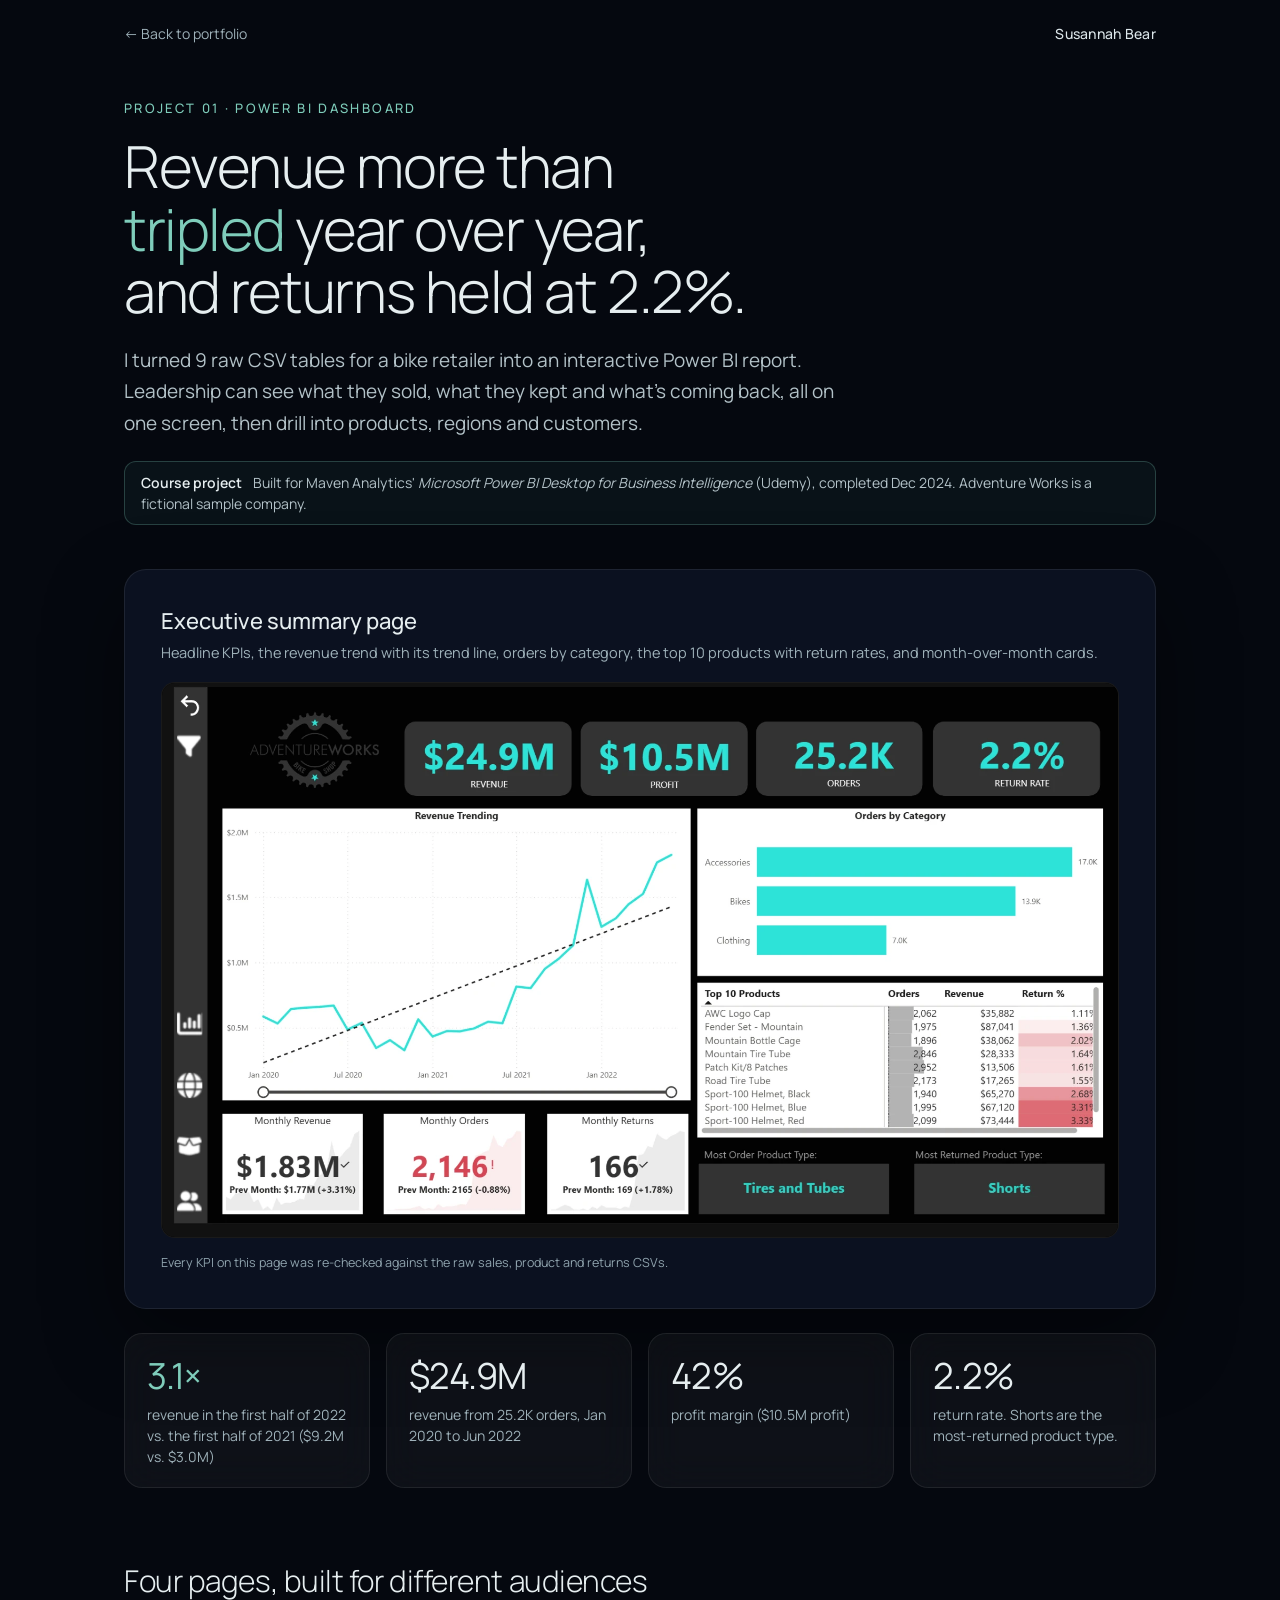
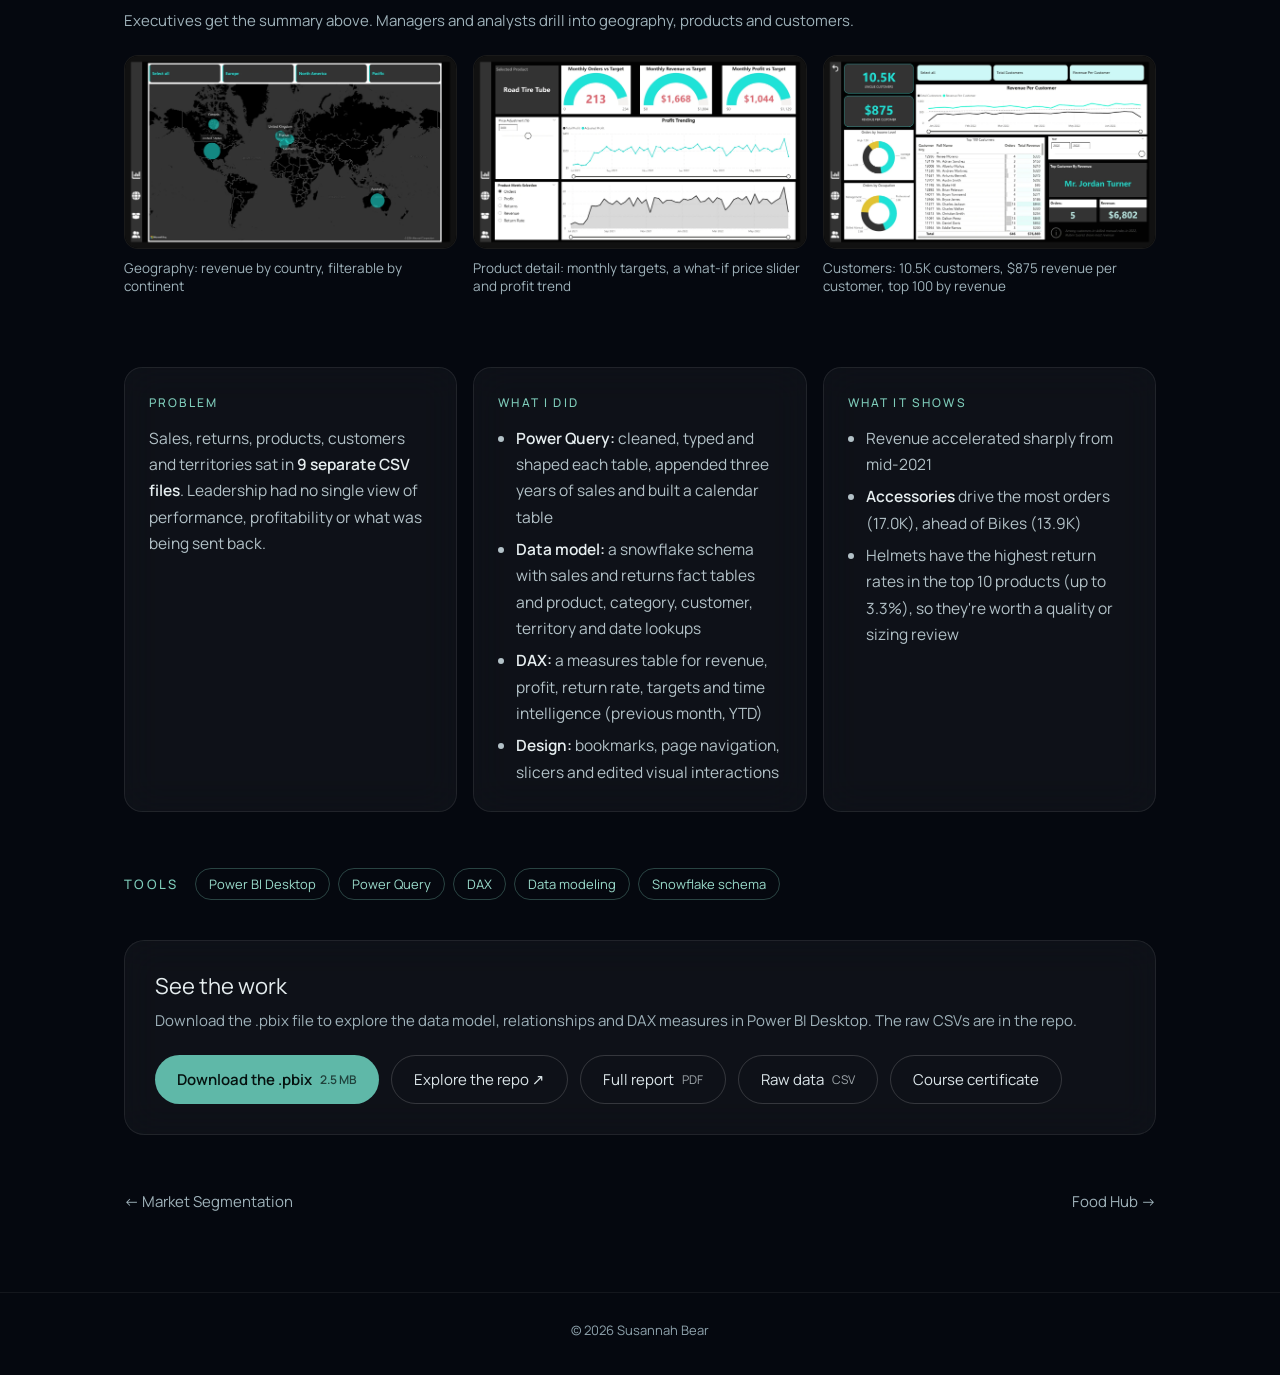
<file: projects/adventure-works.html>
<!DOCTYPE html>
<html lang="en">
<head>
<meta charset="utf-8">
<meta name="viewport" content="width=device-width, initial-scale=1">
<title>Adventure Works Dashboard · Susannah Bear</title>
<meta name="description" content="A four-page Power BI report built from 9 raw CSV tables: revenue more than tripled year over year while returns held at 2.2%.">
<meta name="theme-color" content="#05080F">
<link rel="preconnect" href="https://fonts.googleapis.com">
<link rel="preconnect" href="https://fonts.gstatic.com" crossorigin>
<link href="https://fonts.googleapis.com/css2?family=Manrope:wght@300;400;500;600&display=swap" rel="stylesheet">
<link rel="stylesheet" href="project.css?v=1">
</head>
<body>
<header class="topbar">
  <a href="../index.html#projects">← Back to portfolio</a>
  <a class="name" href="../index.html">Susannah Bear</a>
</header>

<main class="wrap">
  <p class="label eyebrow">Project 01 · Power BI dashboard</p>
  <h1>Revenue more than <em>tripled</em> year over year, and returns held at 2.2%.</h1>
  <p class="lede">I turned 9 raw CSV tables for a bike retailer into an interactive Power BI report. Leadership can see what they sold, what they kept and what's coming back, all on one screen, then drill into products, regions and customers.</p>
  <p class="course-note"><strong>Course project</strong> Built for Maven Analytics' <em>Microsoft Power BI Desktop for Business Intelligence</em> (Udemy), completed Dec 2024. Adventure Works is a fictional sample company.</p>

  <figure class="hero-fig">
    <h2 class="fig-title">Executive summary page</h2>
    <p class="fig-sub">Headline KPIs, the revenue trend with its trend line, orders by category, the top 10 products with return rates, and month-over-month cards.</p>
    <div class="shot" style="margin-top:18px">
      <img src="img/aw-executive.webp" width="1816" height="1051" alt="Adventure Works executive dashboard showing $24.9M revenue, $10.5M profit, 25.2K orders and a 2.2% return rate. A revenue line climbs from about $0.5M a month in 2020 to $1.8M in mid-2022. Bars show Accessories 17.0K orders, Bikes 13.9K and Clothing 7.0K, next to a top 10 products table.">
    </div>
    <p class="source">Every KPI on this page was re-checked against the raw sales, product and returns CSVs.</p>
  </figure>

  <section class="stats" aria-label="Key numbers">
    <div class="stat glass"><div class="stat-value accent">3.1×</div><div class="stat-label">revenue in the first half of 2022 vs. the first half of 2021 ($9.2M vs. $3.0M)</div></div>
    <div class="stat glass"><div class="stat-value">$24.9M</div><div class="stat-label">revenue from 25.2K orders, Jan 2020 to Jun 2022</div></div>
    <div class="stat glass"><div class="stat-value">42%</div><div class="stat-label">profit margin ($10.5M profit)</div></div>
    <div class="stat glass"><div class="stat-value">2.2%</div><div class="stat-label">return rate. Shorts are the most-returned product type.</div></div>
  </section>

  <h2 class="section-h">Four pages, built for different audiences</h2>
  <p class="section-sub">Executives get the summary above. Managers and analysts drill into geography, products and customers.</p>
  <div class="gallery">
    <figure>
      <div class="shot"><img src="img/aw-map.webp" width="1400" height="810" loading="lazy" alt="Map page: bubbles sized by revenue over the United States, Canada, the United Kingdom, France, Germany and Australia, with continent filter buttons."></div>
      <figcaption>Geography: revenue by country, filterable by continent</figcaption>
    </figure>
    <figure>
      <div class="shot"><img src="img/aw-product.webp" width="1400" height="810" loading="lazy" alt="Product detail page: gauges comparing monthly orders, revenue and profit to target, a price-adjustment slider, and profit trend charts."></div>
      <figcaption>Product detail: monthly targets, a what-if price slider and profit trend</figcaption>
    </figure>
    <figure>
      <div class="shot"><img src="img/aw-customer.webp" width="1400" height="810" loading="lazy" alt="Customer detail page: 10.5K unique customers, $875 revenue per customer, donut charts by income and occupation, and a top 100 customers table."></div>
      <figcaption>Customers: 10.5K customers, $875 revenue per customer, top 100 by revenue</figcaption>
    </figure>
  </div>

  <section class="story">
    <div class="story-card glass">
      <h2>Problem</h2>
      <p>Sales, returns, products, customers and territories sat in <strong>9 separate CSV files</strong>. Leadership had no single view of performance, profitability or what was being sent back.</p>
    </div>
    <div class="story-card glass">
      <h2>What I did</h2>
      <ul>
        <li><strong>Power Query:</strong> cleaned, typed and shaped each table, appended three years of sales and built a calendar table</li>
        <li><strong>Data model:</strong> a snowflake schema with sales and returns fact tables and product, category, customer, territory and date lookups</li>
        <li><strong>DAX:</strong> a measures table for revenue, profit, return rate, targets and time intelligence (previous month, YTD)</li>
        <li><strong>Design:</strong> bookmarks, page navigation, slicers and edited visual interactions</li>
      </ul>
    </div>
    <div class="story-card glass">
      <h2>What it shows</h2>
      <ul>
        <li>Revenue accelerated sharply from mid-2021</li>
        <li><strong>Accessories</strong> drive the most orders (17.0K), ahead of Bikes (13.9K)</li>
        <li>Helmets have the highest return rates in the top 10 products (up to 3.3%), so they're worth a quality or sizing review</li>
      </ul>
    </div>
  </section>

  <div class="tools">
    <span class="label">Tools</span>
    <span class="chip">Power BI Desktop</span><span class="chip">Power Query</span><span class="chip">DAX</span><span class="chip">Data modeling</span><span class="chip">Snowflake schema</span>
  </div>

  <section class="links glass">
    <h2>See the work</h2>
    <p>Download the .pbix file to explore the data model, relationships and DAX measures in Power BI Desktop. The raw CSVs are in the repo.</p>
    <div class="btns">
      <a class="btn btn-primary" href="https://github.com/Garlid/PowerBI-Portfolio/raw/main/Adventure%20Works%20Project/Adventure_Works_Report_Final.pbix">Download the .pbix <small>2.5 MB</small></a>
      <a class="btn btn-ghost" href="https://github.com/Garlid/PowerBI-Portfolio/tree/main/Adventure%20Works%20Project" target="_blank" rel="noopener">Explore the repo ↗</a>
      <a class="btn btn-ghost" href="https://github.com/Garlid/PowerBI-Portfolio/blob/main/Adventure%20Works%20Project/Adventure_Works_Report_Final.pdf" target="_blank" rel="noopener">Full report <small>PDF</small></a>
      <a class="btn btn-ghost" href="https://github.com/Garlid/PowerBI-Portfolio/tree/main/Adventure%20Works%20Project/Raw%20Data" target="_blank" rel="noopener">Raw data <small>CSV</small></a>
      <a class="btn btn-ghost" href="https://github.com/Garlid/PowerBI-Portfolio/blob/main/Adventure%20Works%20Project/Certificate_of_Completion.pdf" target="_blank" rel="noopener">Course certificate</a>
    </div>
  </section>

  <nav class="next" aria-label="More projects">
    <a href="market-segmentation.html">← Market Segmentation</a>
    <a href="food-hub.html">Food Hub →</a>
  </nav>
</main>
<footer>© 2026 Susannah Bear</footer>
</body>
</html>
</file>
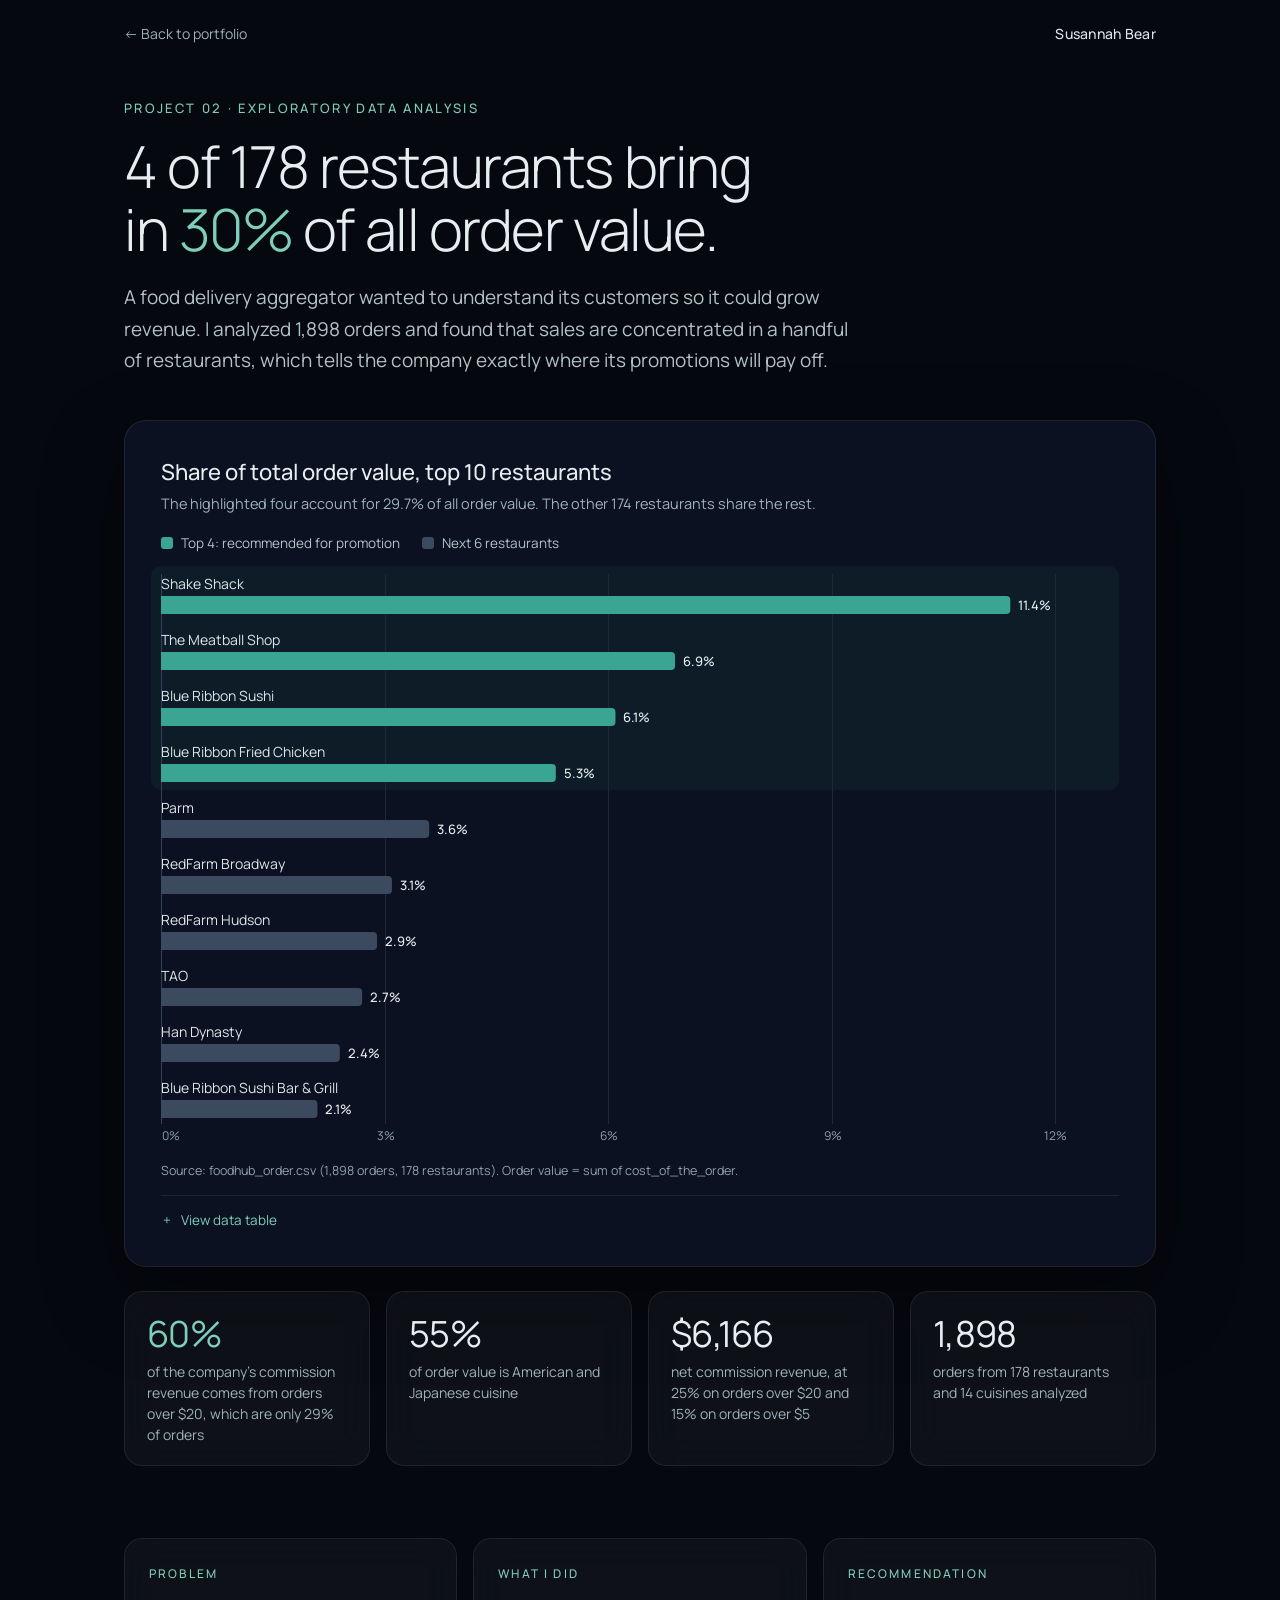
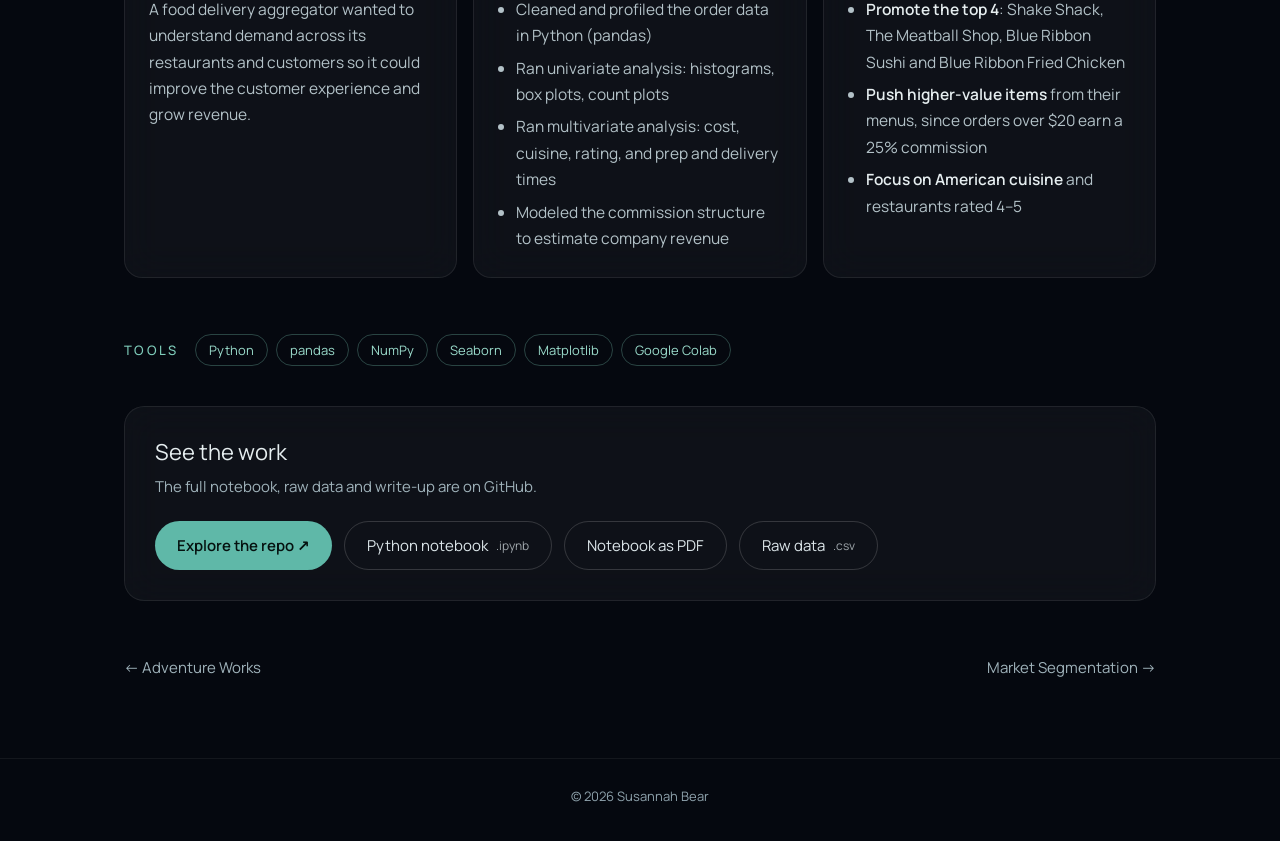
<file: projects/food-hub.html>
<!DOCTYPE html>
<html lang="en">
<head>
<meta charset="utf-8">
<meta name="viewport" content="width=device-width, initial-scale=1">
<title>Food Hub Data Analysis · Susannah Bear</title>
<meta name="description" content="Exploratory analysis of 1,898 food-delivery orders: 4 of 178 restaurants bring in 30% of all order value.">
<meta name="theme-color" content="#05080F">
<link rel="preconnect" href="https://fonts.googleapis.com">
<link rel="preconnect" href="https://fonts.gstatic.com" crossorigin>
<link href="https://fonts.googleapis.com/css2?family=Manrope:wght@300;400;500;600&display=swap" rel="stylesheet">
<link rel="stylesheet" href="project.css?v=1">
<script src="chart.js?v=1" defer></script>
</head>
<body>
<header class="topbar">
  <a href="../index.html#projects">← Back to portfolio</a>
  <a class="name" href="../index.html">Susannah Bear</a>
</header>

<main class="wrap">
  <p class="label eyebrow">Project 02 · Exploratory data analysis</p>
  <h1>4 of 178 restaurants bring in <em>30%</em> of all order value.</h1>
  <p class="lede">A food delivery aggregator wanted to understand its customers so it could grow revenue. I analyzed 1,898 orders and found that sales are concentrated in a handful of restaurants, which tells the company exactly where its promotions will pay off.</p>

  <figure class="hero-fig">
    <h2 class="fig-title">Share of total order value, top 10 restaurants</h2>
    <p class="fig-sub">The highlighted four account for 29.7% of all order value. The other 174 restaurants share the rest.</p>
    <ul class="key" aria-hidden="true">
      <li><i style="background:var(--series-1)"></i>Top 4: recommended for promotion</li>
      <li><i style="background:var(--series-context)"></i>Next 6 restaurants</li>
    </ul>
    <div class="chart" id="chart"></div>
    <p class="source">Source: foodhub_order.csv (1,898 orders, 178 restaurants). Order value = sum of cost_of_the_order.</p>
    <details class="data">
      <summary>View data table</summary>
      <div class="table-scroll">
        <table>
          <thead><tr><th>Restaurant</th><th class="num">Orders</th><th class="num">Order value</th><th class="num">Share</th></tr></thead>
          <tbody>
            <tr><td>Shake Shack</td><td class="num">219</td><td class="num">$3,579.53</td><td class="num">11.4%</td></tr>
            <tr><td>The Meatball Shop</td><td class="num">132</td><td class="num">$2,145.21</td><td class="num">6.9%</td></tr>
            <tr><td>Blue Ribbon Sushi</td><td class="num">119</td><td class="num">$1,903.95</td><td class="num">6.1%</td></tr>
            <tr><td>Blue Ribbon Fried Chicken</td><td class="num">96</td><td class="num">$1,662.29</td><td class="num">5.3%</td></tr>
            <tr><td>Parm</td><td class="num">68</td><td class="num">$1,112.76</td><td class="num">3.6%</td></tr>
            <tr><td>RedFarm Broadway</td><td class="num">59</td><td class="num">$965.13</td><td class="num">3.1%</td></tr>
            <tr><td>RedFarm Hudson</td><td class="num">55</td><td class="num">$921.21</td><td class="num">2.9%</td></tr>
            <tr><td>TAO</td><td class="num">49</td><td class="num">$834.50</td><td class="num">2.7%</td></tr>
            <tr><td>Han Dynasty</td><td class="num">46</td><td class="num">$755.29</td><td class="num">2.4%</td></tr>
            <tr><td>Blue Ribbon Sushi Bar &amp; Grill</td><td class="num">44</td><td class="num">$666.62</td><td class="num">2.1%</td></tr>
            <tr><td>All 178 restaurants</td><td class="num">1,898</td><td class="num">$31,314.82</td><td class="num">100%</td></tr>
          </tbody>
        </table>
      </div>
    </details>
  </figure>

  <section class="stats" aria-label="Key numbers">
    <div class="stat glass"><div class="stat-value accent">60%</div><div class="stat-label">of the company's commission revenue comes from orders over $20, which are only 29% of orders</div></div>
    <div class="stat glass"><div class="stat-value">55%</div><div class="stat-label">of order value is American and Japanese cuisine</div></div>
    <div class="stat glass"><div class="stat-value">$6,166</div><div class="stat-label">net commission revenue, at 25% on orders over $20 and 15% on orders over $5</div></div>
    <div class="stat glass"><div class="stat-value">1,898</div><div class="stat-label">orders from 178 restaurants and 14 cuisines analyzed</div></div>
  </section>

  <section class="story">
    <div class="story-card glass">
      <h2>Problem</h2>
      <p>A food delivery aggregator wanted to understand demand across its restaurants and customers so it could improve the customer experience and grow revenue.</p>
    </div>
    <div class="story-card glass">
      <h2>What I did</h2>
      <ul>
        <li>Cleaned and profiled the order data in Python (pandas)</li>
        <li>Ran univariate analysis: histograms, box plots, count plots</li>
        <li>Ran multivariate analysis: cost, cuisine, rating, and prep and delivery times</li>
        <li>Modeled the commission structure to estimate company revenue</li>
      </ul>
    </div>
    <div class="story-card glass">
      <h2>Recommendation</h2>
      <ul>
        <li><strong>Promote the top 4</strong>: Shake Shack, The Meatball Shop, Blue Ribbon Sushi and Blue Ribbon Fried Chicken</li>
        <li><strong>Push higher-value items</strong> from their menus, since orders over $20 earn a 25% commission</li>
        <li><strong>Focus on American cuisine</strong> and restaurants rated 4–5</li>
      </ul>
    </div>
  </section>

  <div class="tools">
    <span class="label">Tools</span>
    <span class="chip">Python</span><span class="chip">pandas</span><span class="chip">NumPy</span><span class="chip">Seaborn</span><span class="chip">Matplotlib</span><span class="chip">Google Colab</span>
  </div>

  <section class="links glass">
    <h2>See the work</h2>
    <p>The full notebook, raw data and write-up are on GitHub.</p>
    <div class="btns">
      <a class="btn btn-primary" href="https://github.com/Garlid/Exploratory-Data-Analysis/tree/main/Food_Hub_Project" target="_blank" rel="noopener">Explore the repo ↗</a>
      <a class="btn btn-ghost" href="https://github.com/Garlid/Exploratory-Data-Analysis/blob/main/Food_Hub_Project/FDS_Project_LearnerNotebook_FullCode.ipynb" target="_blank" rel="noopener">Python notebook <small>.ipynb</small></a>
      <a class="btn btn-ghost" href="https://github.com/Garlid/Exploratory-Data-Analysis/blob/main/Food_Hub_Project/FDS_Project_LearnerNotebook_FullCode.ipynb%20-%20Colab.pdf" target="_blank" rel="noopener">Notebook as PDF</a>
      <a class="btn btn-ghost" href="https://github.com/Garlid/Exploratory-Data-Analysis/blob/main/Food_Hub_Project/foodhub_order.csv" target="_blank" rel="noopener">Raw data <small>.csv</small></a>
    </div>
  </section>

  <nav class="next" aria-label="More projects">
    <a href="adventure-works.html">← Adventure Works</a>
    <a href="market-segmentation.html">Market Segmentation →</a>
  </nav>
</main>
<footer>© 2026 Susannah Bear</footer>

<script>
addEventListener('DOMContentLoaded', () => {
  const rows = [
    ['Shake Shack', 11.4, 219, '$3,579.53'],
    ['The Meatball Shop', 6.9, 132, '$2,145.21'],
    ['Blue Ribbon Sushi', 6.1, 119, '$1,903.95'],
    ['Blue Ribbon Fried Chicken', 5.3, 96, '$1,662.29'],
    ['Parm', 3.6, 68, '$1,112.76'],
    ['RedFarm Broadway', 3.1, 59, '$965.13'],
    ['RedFarm Hudson', 2.9, 55, '$921.21'],
    ['TAO', 2.7, 49, '$834.50'],
    ['Han Dynasty', 2.4, 46, '$755.29'],
    ['Blue Ribbon Sushi Bar & Grill', 2.1, 44, '$666.62']
  ];
  barChart(document.getElementById('chart'), {
    ariaLabel: 'Share of total order value for the top 10 restaurants. The top four account for 29.7 percent.',
    series: [{ name: 'Share of order value', color: 'var(--series-1)' }],
    max: 12, ticks: [0, 3, 6, 9, 12], fmt: (v) => v.toFixed(1) + '%', tickFmt: (v) => v + '%',
    band: { from: 0, to: 3 },
    rows: rows.map(([label, pct, orders, value], i) => ({
      label, values: [pct],
      color: i < 4 ? 'var(--series-1)' : 'var(--series-context)',
      tip: [['Share of order value', pct + '%'], ['Order value', value], ['Orders', orders]]
    }))
  });
});
</script>
</body>
</html>
</file>
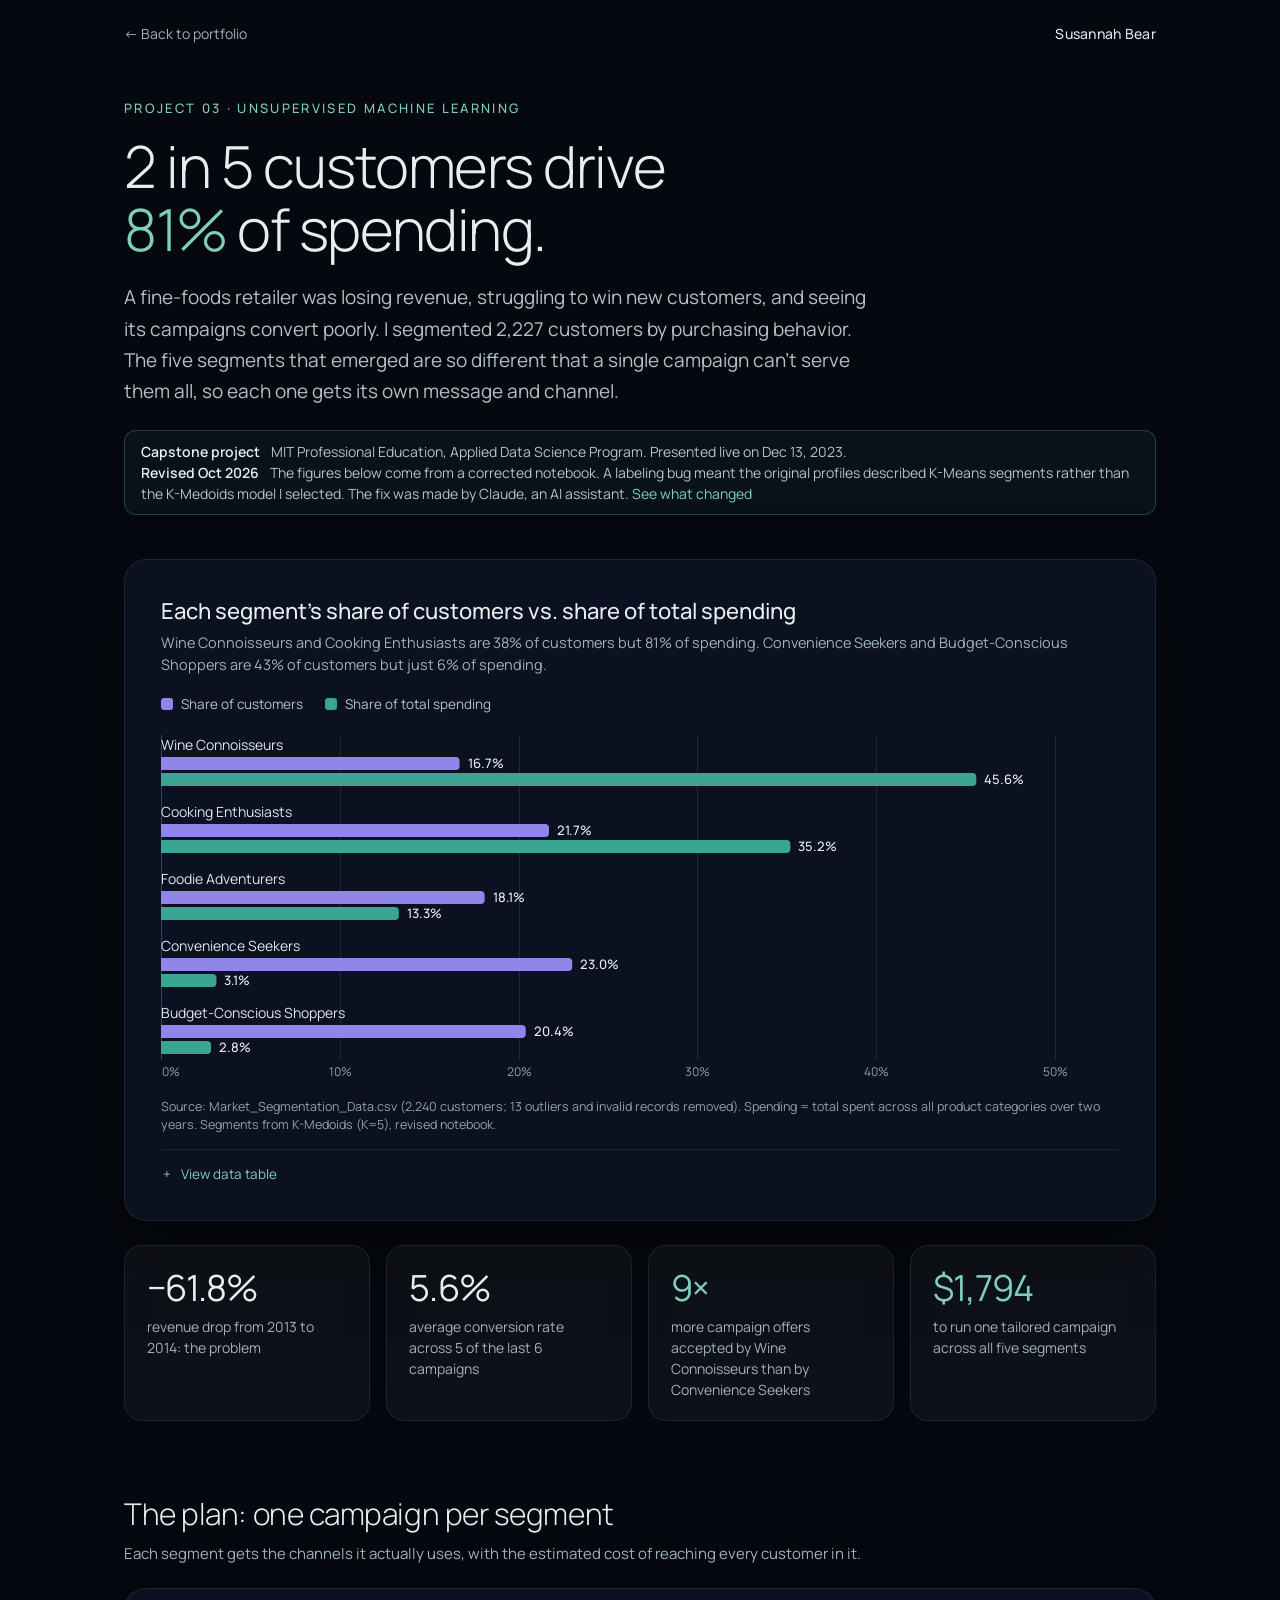
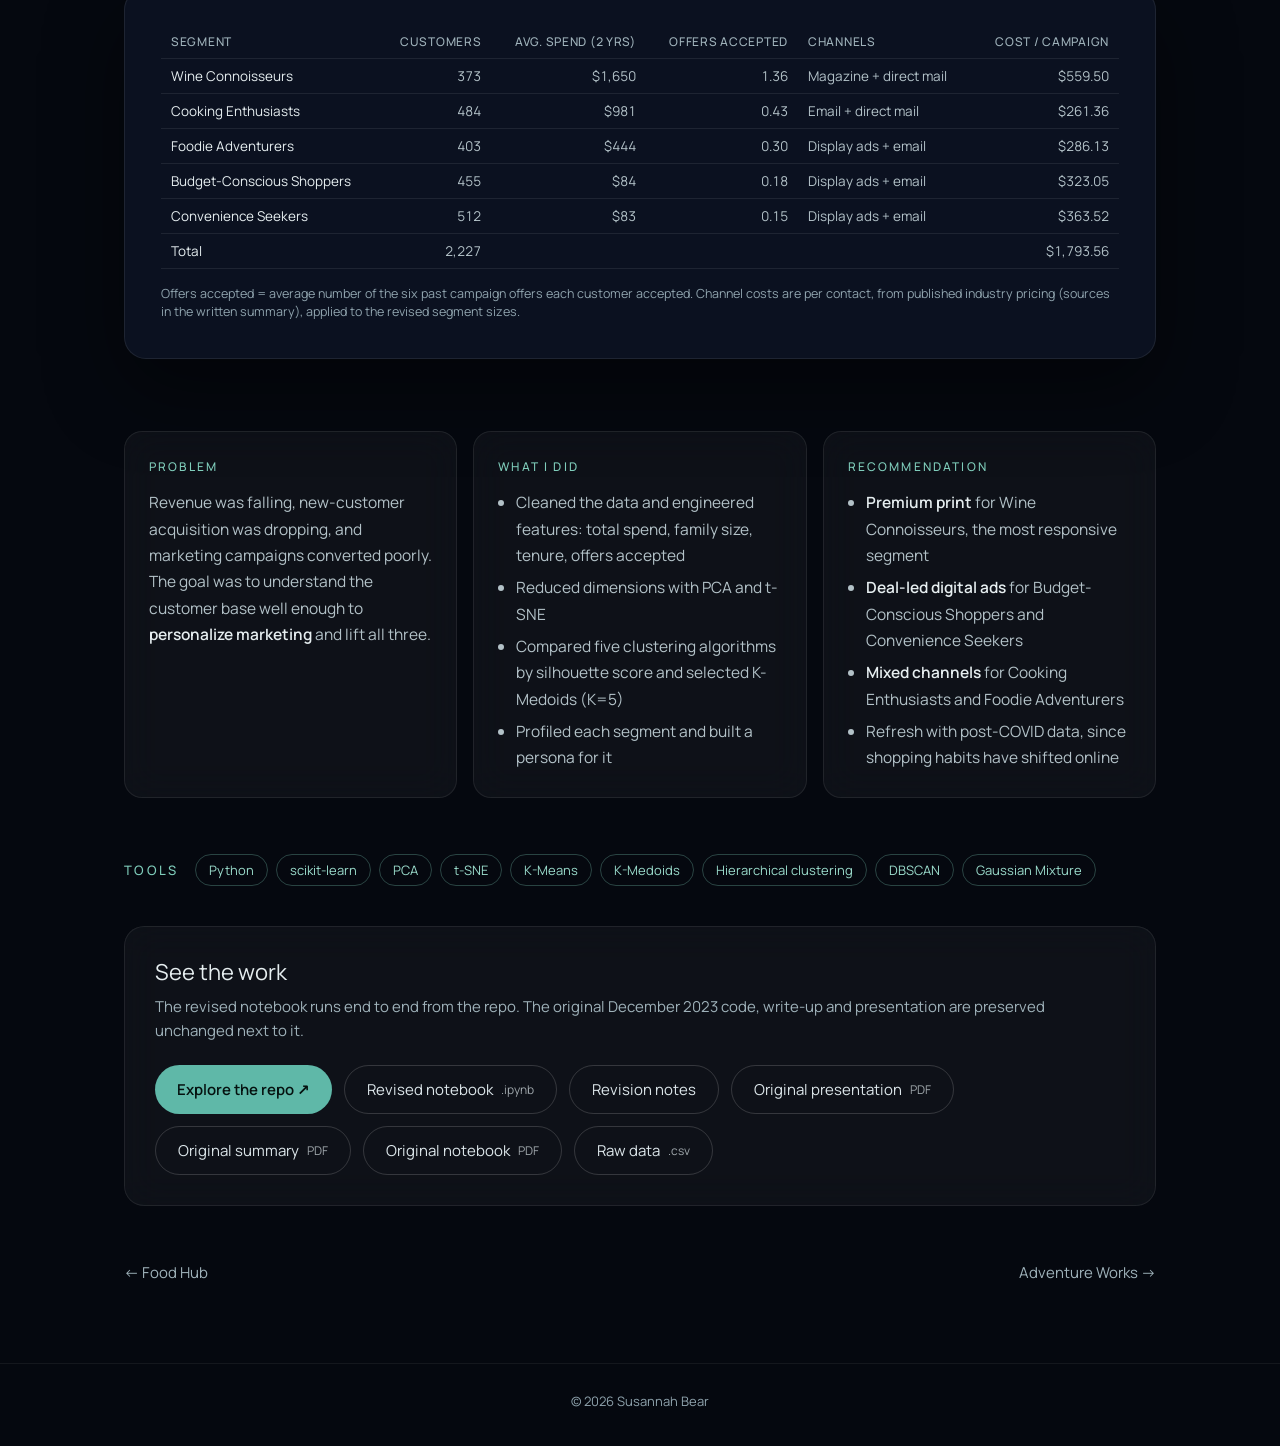
<file: projects/market-segmentation.html>
<!DOCTYPE html>
<html lang="en">
<head>
<meta charset="utf-8">
<meta name="viewport" content="width=device-width, initial-scale=1">
<title>Market Segmentation · Susannah Bear</title>
<meta name="description" content="Customer segmentation for a fine-foods retailer: 2 in 5 customers drive 81% of spending, so each of five segments gets its own campaign.">
<meta name="theme-color" content="#05080F">
<link rel="preconnect" href="https://fonts.googleapis.com">
<link rel="preconnect" href="https://fonts.gstatic.com" crossorigin>
<link href="https://fonts.googleapis.com/css2?family=Manrope:wght@300;400;500;600&display=swap" rel="stylesheet">
<link rel="stylesheet" href="project.css?v=1">
<script src="chart.js?v=1" defer></script>
</head>
<body>
<header class="topbar">
  <a href="../index.html#projects">← Back to portfolio</a>
  <a class="name" href="../index.html">Susannah Bear</a>
</header>

<main class="wrap">
  <p class="label eyebrow">Project 03 · Unsupervised machine learning</p>
  <h1>2 in 5 customers drive <em>81%</em> of spending.</h1>
  <p class="lede">A fine-foods retailer was losing revenue, struggling to win new customers, and seeing its campaigns convert poorly. I segmented 2,227 customers by purchasing behavior. The five segments that emerged are so different that a single campaign can't serve them all, so each one gets its own message and channel.</p>
  <p class="course-note"><strong>Capstone project</strong> MIT Professional Education, Applied Data Science Program. Presented live on Dec 13, 2023.<br><strong>Revised Oct 2026</strong> The figures below come from a corrected notebook. A labeling bug meant the original profiles described K-Means segments rather than the K-Medoids model I selected. The fix was made by Claude, an AI assistant. <a href="https://github.com/Garlid/Unsupervised-Machine-Learning/blob/main/Market_Segmentation_With_K-Medoids/Revised_Analysis_2026/REVISION_NOTES.md" target="_blank" rel="noopener">See what changed</a></p>

  <figure class="hero-fig">
    <h2 class="fig-title">Each segment's share of customers vs. share of total spending</h2>
    <p class="fig-sub">Wine Connoisseurs and Cooking Enthusiasts are 38% of customers but 81% of spending. Convenience Seekers and Budget-Conscious Shoppers are 43% of customers but just 6% of spending.</p>
    <ul class="key">
      <li><i style="background:var(--series-2)"></i>Share of customers</li>
      <li><i style="background:var(--series-1)"></i>Share of total spending</li>
    </ul>
    <div class="chart" id="chart"></div>
    <p class="source">Source: Market_Segmentation_Data.csv (2,240 customers; 13 outliers and invalid records removed). Spending = total spent across all product categories over two years. Segments from K-Medoids (K=5), revised notebook.</p>
    <details class="data">
      <summary>View data table</summary>
      <div class="table-scroll">
        <table>
          <thead><tr><th>Segment</th><th class="num">Customers</th><th class="num">Share of customers</th><th class="num">Share of spending</th></tr></thead>
          <tbody>
            <tr><td>Wine Connoisseurs</td><td class="num">373</td><td class="num">16.7%</td><td class="num">45.6%</td></tr>
            <tr><td>Cooking Enthusiasts</td><td class="num">484</td><td class="num">21.7%</td><td class="num">35.2%</td></tr>
            <tr><td>Foodie Adventurers</td><td class="num">403</td><td class="num">18.1%</td><td class="num">13.3%</td></tr>
            <tr><td>Convenience Seekers</td><td class="num">512</td><td class="num">23.0%</td><td class="num">3.1%</td></tr>
            <tr><td>Budget-Conscious Shoppers</td><td class="num">455</td><td class="num">20.4%</td><td class="num">2.8%</td></tr>
          </tbody>
        </table>
      </div>
    </details>
  </figure>

  <section class="stats" aria-label="Key numbers">
    <div class="stat glass"><div class="stat-value">−61.8%</div><div class="stat-label">revenue drop from 2013 to 2014: the problem</div></div>
    <div class="stat glass"><div class="stat-value">5.6%</div><div class="stat-label">average conversion rate across 5 of the last 6 campaigns</div></div>
    <div class="stat glass"><div class="stat-value accent">9×</div><div class="stat-label">more campaign offers accepted by Wine Connoisseurs than by Convenience Seekers</div></div>
    <div class="stat glass"><div class="stat-value accent">$1,794</div><div class="stat-label">to run one tailored campaign across all five segments</div></div>
  </section>

  <h2 class="section-h">The plan: one campaign per segment</h2>
  <p class="section-sub">Each segment gets the channels it actually uses, with the estimated cost of reaching every customer in it.</p>
  <div class="hero-fig" style="margin-top:22px">
    <div class="table-scroll" style="margin-top:0">
      <table>
        <thead><tr><th>Segment</th><th class="num">Customers</th><th class="num">Avg. spend (2 yrs)</th><th class="num">Offers accepted</th><th>Channels</th><th class="num">Cost / campaign</th></tr></thead>
        <tbody>
          <tr><td>Wine Connoisseurs</td><td class="num">373</td><td class="num">$1,650</td><td class="num">1.36</td><td>Magazine + direct mail</td><td class="num">$559.50</td></tr>
          <tr><td>Cooking Enthusiasts</td><td class="num">484</td><td class="num">$981</td><td class="num">0.43</td><td>Email + direct mail</td><td class="num">$261.36</td></tr>
          <tr><td>Foodie Adventurers</td><td class="num">403</td><td class="num">$444</td><td class="num">0.30</td><td>Display ads + email</td><td class="num">$286.13</td></tr>
          <tr><td>Budget-Conscious Shoppers</td><td class="num">455</td><td class="num">$84</td><td class="num">0.18</td><td>Display ads + email</td><td class="num">$323.05</td></tr>
          <tr><td>Convenience Seekers</td><td class="num">512</td><td class="num">$83</td><td class="num">0.15</td><td>Display ads + email</td><td class="num">$363.52</td></tr>
          <tr><td>Total</td><td class="num">2,227</td><td class="num"></td><td class="num"></td><td></td><td class="num">$1,793.56</td></tr>
        </tbody>
      </table>
    </div>
    <p class="source">Offers accepted = average number of the six past campaign offers each customer accepted. Channel costs are per contact, from published industry pricing (sources in the written summary), applied to the revised segment sizes.</p>
  </div>

  <section class="story">
    <div class="story-card glass">
      <h2>Problem</h2>
      <p>Revenue was falling, new-customer acquisition was dropping, and marketing campaigns converted poorly. The goal was to understand the customer base well enough to <strong>personalize marketing</strong> and lift all three.</p>
    </div>
    <div class="story-card glass">
      <h2>What I did</h2>
      <ul>
        <li>Cleaned the data and engineered features: total spend, family size, tenure, offers accepted</li>
        <li>Reduced dimensions with PCA and t-SNE</li>
        <li>Compared five clustering algorithms by silhouette score and selected K-Medoids (K=5)</li>
        <li>Profiled each segment and built a persona for it</li>
      </ul>
    </div>
    <div class="story-card glass">
      <h2>Recommendation</h2>
      <ul>
        <li><strong>Premium print</strong> for Wine Connoisseurs, the most responsive segment</li>
        <li><strong>Deal-led digital ads</strong> for Budget-Conscious Shoppers and Convenience Seekers</li>
        <li><strong>Mixed channels</strong> for Cooking Enthusiasts and Foodie Adventurers</li>
        <li>Refresh with post-COVID data, since shopping habits have shifted online</li>
      </ul>
    </div>
  </section>

  <div class="tools">
    <span class="label">Tools</span>
    <span class="chip">Python</span><span class="chip">scikit-learn</span><span class="chip">PCA</span><span class="chip">t-SNE</span><span class="chip">K-Means</span><span class="chip">K-Medoids</span><span class="chip">Hierarchical clustering</span><span class="chip">DBSCAN</span><span class="chip">Gaussian Mixture</span>
  </div>

  <section class="links glass">
    <h2>See the work</h2>
    <p>The revised notebook runs end to end from the repo. The original December 2023 code, write-up and presentation are preserved unchanged next to it.</p>
    <div class="btns">
      <a class="btn btn-primary" href="https://github.com/Garlid/Unsupervised-Machine-Learning/tree/main/Market_Segmentation_With_K-Medoids" target="_blank" rel="noopener">Explore the repo ↗</a>
      <a class="btn btn-ghost" href="https://github.com/Garlid/Unsupervised-Machine-Learning/blob/main/Market_Segmentation_With_K-Medoids/Revised_Analysis_2026/Market_Segmentation_Revised.ipynb" target="_blank" rel="noopener">Revised notebook <small>.ipynb</small></a>
      <a class="btn btn-ghost" href="https://github.com/Garlid/Unsupervised-Machine-Learning/blob/main/Market_Segmentation_With_K-Medoids/Revised_Analysis_2026/REVISION_NOTES.md" target="_blank" rel="noopener">Revision notes</a>
      <a class="btn btn-ghost" href="https://github.com/Garlid/Unsupervised-Machine-Learning/blob/main/Market_Segmentation_With_K-Medoids/Market_Segmentation_Presentation.pdf" target="_blank" rel="noopener">Original presentation <small>PDF</small></a>
      <a class="btn btn-ghost" href="https://github.com/Garlid/Unsupervised-Machine-Learning/blob/main/Market_Segmentation_With_K-Medoids/Market_Segmentation_Summary.pdf" target="_blank" rel="noopener">Original summary <small>PDF</small></a>
      <a class="btn btn-ghost" href="https://github.com/Garlid/Unsupervised-Machine-Learning/blob/main/Market_Segmentation_With_K-Medoids/Market_Segmentation_Notebook_PDF.pdf" target="_blank" rel="noopener">Original notebook <small>PDF</small></a>
      <a class="btn btn-ghost" href="https://github.com/Garlid/Unsupervised-Machine-Learning/blob/main/Market_Segmentation_With_K-Medoids/Market_Segmentation_Data.csv" target="_blank" rel="noopener">Raw data <small>.csv</small></a>
    </div>
  </section>

  <nav class="next" aria-label="More projects">
    <a href="food-hub.html">← Food Hub</a>
    <a href="adventure-works.html">Adventure Works →</a>
  </nav>
</main>
<footer>© 2026 Susannah Bear</footer>

<script>
addEventListener('DOMContentLoaded', () => {
  const rows = [
    ['Wine Connoisseurs', 16.7, 45.6, 373, '$1,650'],
    ['Cooking Enthusiasts', 21.7, 35.2, 484, '$981'],
    ['Foodie Adventurers', 18.1, 13.3, 403, '$444'],
    ['Convenience Seekers', 23.0, 3.1, 512, '$83'],
    ['Budget-Conscious Shoppers', 20.4, 2.8, 455, '$84']
  ];
  barChart(document.getElementById('chart'), {
    ariaLabel: 'Share of customers versus share of spending for five customer segments.',
    series: [{ name: 'Share of customers', color: 'var(--series-2)' }, { name: 'Share of spending', color: 'var(--series-1)' }],
    max: 50, ticks: [0, 10, 20, 30, 40, 50], fmt: (v) => v.toFixed(1) + '%', tickFmt: (v) => v + '%',
    rows: rows.map(([label, cust, spend, n, avg]) => ({
      label, values: [cust, spend],
      tip: [['Customers', n.toLocaleString() + ' (' + cust.toFixed(1) + '%)'], ['Share of spending', spend.toFixed(1) + '%'], ['Avg. spend, 2 yrs', avg]]
    }))
  });
});
</script>
</body>
</html>
</file>
<file: projects/project.css>
/* Shared styles for the project landing pages (projects/*.html).
   Tokens match the portfolio home page (../styles.css). */

/* ---- Tokens ---- */
:root {
  --bg: #05080F;
  --surface: #0C1322;
  --text: #DCE6EA;
  --text-strong: #E6EEF0;
  --text-body: #B3C2C8;
  --text-muted: #9FB2BA;
  --text-dim: #8FA3AD;
  --accent: #5FB8A8;
  --accent-hover: #74C7B6;
  --accent-text: #7FCDBB;
  --accent-light: #B5E8DA;
  --chip: #9ADBCB;
  --on-accent: #05110F;
  --glass: rgba(255, 255, 255, .04);
  --glass-border: rgba(255, 255, 255, .08);
  --divider: rgba(255, 255, 255, .08);

  /* Chart roles (validated against --surface: CVD-safe, >= 3:1) */
  --series-1: #3AA593;          /* teal: the story / focus */
  --series-2: #9085E9;          /* violet: comparison series */
  --series-context: #3B4A5E;    /* de-emphasized bars */
  --grid: #1E2839;
  --baseline: #34425A;
}

/* ---- Base ---- */
html, body { margin: 0; background: var(--bg); }
body {
  font-family: 'Manrope', system-ui, sans-serif; color: var(--text);
  min-height: 100vh; position: relative; overflow-x: hidden;
}
body::before {
  content: ''; position: fixed; inset: 0; z-index: -2;
  background: url('../assets/bg.jpg') center bottom / cover no-repeat;
}
body::after {
  content: ''; position: fixed; inset: 0; z-index: -1;
  background: linear-gradient(180deg, rgba(5,8,15,.88) 0%, rgba(5,8,15,.82) 60%, rgba(5,8,15,.9) 100%);
}
a { color: var(--accent-text); text-decoration: none; }
a:hover { color: var(--accent-light); }
a:focus-visible, button:focus-visible, summary:focus-visible { outline: 2px solid var(--accent-text); outline-offset: 3px; border-radius: 6px; }
::selection { background: rgba(95, 184, 168, .35); }

.glass {
  background: var(--glass); backdrop-filter: blur(18px); -webkit-backdrop-filter: blur(18px);
  border: 1px solid var(--glass-border);
}
.label { font-size: 13px; letter-spacing: .18em; text-transform: uppercase; color: var(--accent-text); font-weight: 500; }

/* ---- Top bar ---- */
.topbar {
  max-width: 1080px; margin: 0 auto; padding: 24px 24px 0; box-sizing: border-box;
  display: flex; justify-content: space-between; align-items: center; gap: 16px; flex-wrap: wrap;
}
.topbar a { font-size: 14px; color: var(--text-muted); }
.topbar a:hover { color: var(--text); }
.topbar .name { color: var(--text); font-weight: 500; letter-spacing: .02em; }

/* ---- Layout ---- */
.wrap { max-width: 1080px; margin: 0 auto; padding: 56px 24px 40px; box-sizing: border-box; }
.eyebrow { margin: 0; }
h1 {
  margin: 18px 0 0; max-width: 22ch; font-size: clamp(32px, 5vw, 58px); line-height: 1.08;
  font-weight: 300; letter-spacing: -.025em; color: var(--text-strong); text-wrap: balance;
}
h1 em { font-style: normal; color: var(--accent-text); }
.lede { margin: 22px 0 0; max-width: 62ch; font-size: clamp(17px, 1.6vw, 19px); line-height: 1.65; color: var(--text-body); }
.course-note {
  margin: 22px 0 0; display: block; width: fit-content; max-width: 100%; box-sizing: border-box;
  padding: 10px 16px; border-radius: 12px; font-size: 14px; line-height: 1.5; color: var(--text-body);
  border: 1px solid rgba(127,205,187,.25); background: rgba(95,184,168,.06);
}
.course-note strong { color: var(--text-strong); font-weight: 600; margin-right: 8px; }

/* ---- Hero figure ---- */
.hero-fig {
  margin: 44px 0 0; padding: clamp(20px, 3.5vw, 36px); border-radius: 22px;
  background: rgba(12,19,34,.92); border: 1px solid var(--glass-border);
  box-shadow: 0 30px 80px rgba(0,0,0,.45);
}
.fig-title { margin: 0; font-size: clamp(18px, 2vw, 22px); font-weight: 500; color: var(--text-strong); }
.fig-sub { margin: 6px 0 0; font-size: 14.5px; line-height: 1.55; color: var(--text-muted); }
.key { margin: 18px 0 0; padding: 0; list-style: none; display: flex; gap: 8px 22px; flex-wrap: wrap; font-size: 13.5px; color: var(--text-body); }
.key li { display: flex; align-items: center; gap: 8px; }
.key i { width: 12px; height: 12px; border-radius: 3px; display: inline-block; }
.chart { position: relative; margin-top: 18px; }
.chart svg { display: block; width: 100%; height: auto; overflow: visible; }
.chart text { font-family: 'Manrope', system-ui, sans-serif; }
.chart .row-hit { fill: transparent; }
.chart .row:hover .row-hit, .chart .row:focus .row-hit { fill: rgba(255,255,255,.035); }
.chart .row:focus { outline: none; }
.tip {
  position: absolute; z-index: 5; pointer-events: none; min-width: 160px; max-width: 260px;
  padding: 10px 12px; border-radius: 10px; font-size: 13px; line-height: 1.5; color: var(--text-body);
  background: #141E31; border: 1px solid rgba(255,255,255,.12); box-shadow: 0 10px 30px rgba(0,0,0,.5);
  opacity: 0; transform: translateY(4px); transition: opacity .12s, transform .12s;
}
.tip.on { opacity: 1; transform: none; }
.tip b { display: block; margin-bottom: 4px; color: var(--text-strong); font-weight: 600; }
.tip .tip-row { display: flex; justify-content: space-between; gap: 14px; }
.tip .tip-row span:last-child { color: var(--text-strong); font-variant-numeric: tabular-nums; }
.source { margin: 16px 0 0; font-size: 12.5px; color: var(--text-dim); line-height: 1.5; }

.shot { margin: 0; border-radius: 14px; overflow: hidden; border: 1px solid rgba(255,255,255,.1); background: #000; }
.shot img { display: block; width: 100%; height: auto; }

/* Data table toggle */
details.data { margin-top: 14px; border-top: 1px solid var(--divider); padding-top: 12px; }
details.data summary { cursor: pointer; font-size: 13.5px; color: var(--accent-text); list-style: none; display: inline-flex; gap: 8px; align-items: center; }
details.data summary::-webkit-details-marker { display: none; }
details.data summary::before { content: '+'; display: inline-block; width: 12px; text-align: center; }
details.data[open] summary::before { content: '–'; }
.table-scroll { overflow-x: auto; margin-top: 12px; }
table { width: 100%; border-collapse: collapse; font-size: 13.5px; }
th, td { padding: 8px 10px; text-align: left; border-bottom: 1px solid var(--divider); white-space: nowrap; }
th { font-weight: 500; color: var(--text-muted); font-size: 12px; letter-spacing: .06em; text-transform: uppercase; }
td { color: var(--text-body); }
td.num, th.num { text-align: right; font-variant-numeric: tabular-nums; }
td:first-child { color: var(--text-strong); }

/* ---- Stat tiles ---- */
.stats { margin-top: 24px; display: grid; grid-template-columns: repeat(auto-fit, minmax(min(100%, 210px), 1fr)); gap: 16px; }
.stat { padding: 22px 22px 20px; border-radius: 18px; }
.stat-value { font-size: clamp(28px, 3.2vw, 36px); font-weight: 400; letter-spacing: -.02em; color: var(--text-strong); line-height: 1.1; }
.stat-value.accent { color: var(--accent-text); }
.stat-label { margin-top: 8px; font-size: 14px; line-height: 1.5; color: var(--text-muted); }

/* ---- Problem / approach / result ---- */
.story { margin-top: 72px; display: grid; grid-template-columns: repeat(auto-fit, minmax(min(100%, 280px), 1fr)); gap: 16px; }
.story-card { padding: 26px 24px; border-radius: 18px; }
.story-card h2 { margin: 0; font-size: 12px; letter-spacing: .18em; text-transform: uppercase; color: var(--accent-text); font-weight: 500; }
.story-card p, .story-card li { font-size: 15.5px; line-height: 1.7; color: var(--text-body); }
.story-card p { margin: 14px 0 0; }
.story-card ul { margin: 14px 0 0; padding-left: 18px; }
.story-card li + li { margin-top: 6px; }
.story-card strong { color: var(--text-strong); font-weight: 600; }

/* ---- Secondary gallery ---- */
.section-h { margin: 72px 0 0; font-size: clamp(22px, 2.6vw, 30px); font-weight: 300; letter-spacing: -.015em; color: var(--text-strong); }
.section-sub { margin: 8px 0 0; font-size: 15px; color: var(--text-muted); line-height: 1.6; }
.gallery { margin-top: 22px; display: grid; grid-template-columns: repeat(auto-fit, minmax(min(100%, 300px), 1fr)); gap: 16px; }
.gallery figure { margin: 0; }
.gallery figcaption { margin-top: 10px; font-size: 13.5px; color: var(--text-muted); }

/* ---- Tools & links ---- */
.tools { margin-top: 56px; display: flex; flex-wrap: wrap; gap: 8px; align-items: center; }
.tools .label { margin-right: 8px; }
.chip { font-size: 13px; padding: 6px 13px; border-radius: 999px; border: 1px solid rgba(127,205,187,.3); color: var(--chip); }

.links { margin-top: 40px; padding: 30px; border-radius: 20px; }
.links h2 { margin: 0; font-size: 22px; font-weight: 400; color: var(--text-strong); }
.links p { margin: 8px 0 0; font-size: 15px; color: var(--text-muted); line-height: 1.6; }
.btns { margin-top: 22px; display: flex; flex-wrap: wrap; gap: 12px; }
.btn {
  display: inline-flex; align-items: center; gap: 8px; padding: 13px 22px; border-radius: 999px; font-size: 15px;
  transition: transform .3s ease, box-shadow .3s ease, background .3s, border-color .3s;
}
.btn-primary { background: var(--accent); color: var(--on-accent); font-weight: 600; }
.btn-primary:hover { transform: translateY(-2px); box-shadow: 0 10px 30px rgba(110,200,160,.3); background: var(--accent-hover); color: var(--on-accent); }
.btn-ghost { border: 1px solid rgba(255,255,255,.16); color: var(--text); }
.btn-ghost:hover { transform: translateY(-2px); border-color: rgba(127,205,187,.5); color: var(--text); }
.btn small { font-size: 12px; color: inherit; opacity: .7; }

.next { margin-top: 56px; display: flex; justify-content: space-between; gap: 16px; flex-wrap: wrap; font-size: 15px; }
.next a { color: var(--text-muted); }
.next a:hover { color: var(--text); }

footer { margin-top: 40px; padding: 28px 24px 36px; text-align: center; font-size: 13px; color: var(--text-dim); border-top: 1px solid rgba(255,255,255,.06); }

@media (prefers-reduced-motion: reduce) {
  .btn, .tip { transition: none; }
}
@media (max-width: 600px) {
  .wrap { padding-top: 36px; }
  .btns .btn { flex: 1 1 100%; justify-content: center; }
}
@media (forced-colors: active) {
  .chart rect.bar, .chart path.bar { forced-color-adjust: none; }
}
</file>
